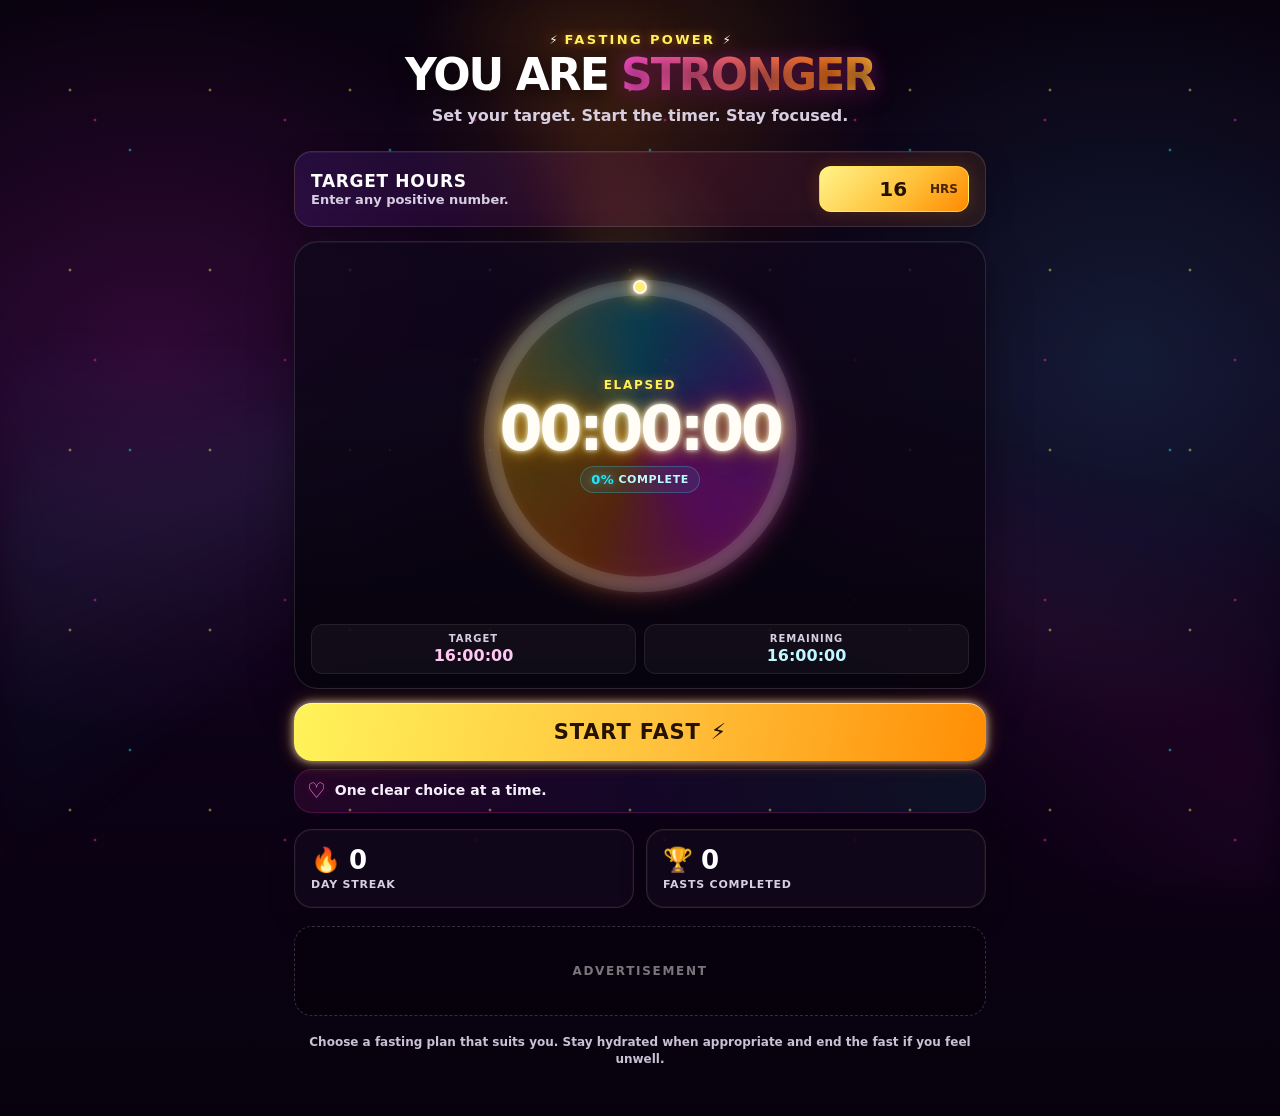
<file: index.html>
<!DOCTYPE html>
<html lang="en">
<head>
  <meta charset="UTF-8">
  <meta name="viewport" content="width=device-width, initial-scale=1.0, viewport-fit=cover">
  <meta name="theme-color" content="#07030d">
  <meta name="description" content="A simple, bright fasting timer with custom target hours, progress, motivation and streak tracking.">
  <title>Fasting Power Timer</title>
  <link rel="stylesheet" href="styles.css">
</head>
<body id="app-body">
  <div id="ambient-bg" aria-hidden="true"></div>
  <div id="spark-bg" aria-hidden="true"></div>

  <main id="app-shell">
    <header id="app-header">
      <div id="brand-row">
        <span id="brand-bolt-left" aria-hidden="true">⚡</span>
        <p id="app-kicker">FASTING POWER</p>
        <span id="brand-bolt-right" aria-hidden="true">⚡</span>
      </div>
      <h1 id="app-title">YOU ARE <span id="title-accent">STRONGER</span></h1>
      <p id="app-subtitle">Set your target. Start the timer. Stay focused.</p>
    </header>

    <section id="target-card" aria-labelledby="target-heading">
      <div id="target-row">
        <div id="target-copy">
          <h2 id="target-heading">TARGET HOURS</h2>
          <p id="target-helper">Enter any positive number.</p>
        </div>
        <div id="target-input-wrap">
          <input id="goal-input" type="number" inputmode="decimal" min="0.01" step="any" value="16" aria-label="Fasting target in hours">
          <span id="target-unit">HRS</span>
        </div>
      </div>
      <p id="target-note" hidden></p>
    </section>

    <section id="timer-card" aria-labelledby="timer-heading">
      <h2 id="timer-heading" class="visually-hidden">Fasting timer</h2>

      <div id="timer-ring-wrap">
        <div id="ring-aura" aria-hidden="true"></div>
        <div id="ring-orbit" aria-hidden="true"><span id="ring-flare"></span></div>

        <svg id="timer-ring" viewBox="0 0 320 320" role="img" aria-label="Fasting progress ring">
          <defs>
            <linearGradient id="ring-gradient" x1="0" y1="0" x2="1" y2="1">
              <stop offset="0%" stop-color="#22e8ff"></stop>
              <stop offset="28%" stop-color="#7c43ff"></stop>
              <stop offset="52%" stop-color="#ff2fce"></stop>
              <stop offset="76%" stop-color="#ff7a00"></stop>
              <stop offset="100%" stop-color="#fff35a"></stop>
            </linearGradient>
            <filter id="ring-glow" x="-50%" y="-50%" width="200%" height="200%">
              <feGaussianBlur stdDeviation="4" result="blur"></feGaussianBlur>
              <feMerge>
                <feMergeNode in="blur"></feMergeNode>
                <feMergeNode in="SourceGraphic"></feMergeNode>
              </feMerge>
            </filter>
          </defs>
          <circle id="timer-track" cx="160" cy="160" r="132"></circle>
          <circle id="timer-progress" cx="160" cy="160" r="132"></circle>
        </svg>

        <div id="timer-center">
          <p id="timer-label">ELAPSED</p>
          <div id="timer-value" aria-live="polite">00:00:00</div>
          <div id="progress-pill"><span id="progress-value">0%</span> COMPLETE</div>
        </div>
      </div>

      <div id="timer-meta">
        <div id="target-summary">
          <span id="target-summary-label">TARGET</span>
          <strong id="goal-hours-text">16:00:00</strong>
        </div>
        <div id="remaining-summary">
          <span id="remaining-summary-label">REMAINING</span>
          <strong id="remaining-value">16:00:00</strong>
        </div>
      </div>
    </section>

    <section id="action-card" aria-label="Fasting controls">
      <button id="main-action-button" type="button">
        <span id="main-action-text">START FAST</span>
        <span id="main-action-icon" aria-hidden="true">⚡</span>
      </button>
      <button id="end-button" type="button" hidden>END FAST</button>

      <div id="motivation-strip" aria-live="polite">
        <span id="motivation-icon" aria-hidden="true">♡</span>
        <p id="motivation-text">One clear choice at a time.</p>
      </div>
    </section>

    <section id="stats-section" aria-label="Fasting statistics">
      <article id="streak-card">
        <span id="streak-icon" aria-hidden="true">🔥</span>
        <strong id="streak-value">0</strong>
        <span id="streak-label">DAY STREAK</span>
      </article>

      <article id="completed-card">
        <span id="completed-icon" aria-hidden="true">🏆</span>
        <strong id="completed-value">0</strong>
        <span id="completed-label">FASTS COMPLETED</span>
      </article>
    </section>

    <aside id="ad-slot" aria-label="Advertisement space">
      <span id="ad-label">ADVERTISEMENT</span>
    </aside>

    <footer id="app-footer">
      <p id="footer-text">Choose a fasting plan that suits you. Stay hydrated when appropriate and end the fast if you feel unwell.</p>
    </footer>
  </main>

  <div id="completion-modal" role="dialog" aria-modal="true" aria-labelledby="completion-title" hidden>
    <div id="modal-backdrop"></div>
    <div id="modal-card">
      <div id="modal-icon" aria-hidden="true">🏆</div>
      <p id="modal-kicker">TARGET COMPLETE</p>
      <h2 id="completion-title">You did it.</h2>
      <p id="completion-copy">You completed the target you chose.</p>
      <button id="modal-close-button" type="button">DONE</button>
    </div>
  </div>

  <script src="app.js"></script>
</body>
</html>
</file>
<file: styles.css>
:root {
  --bg: #05020a;
  --panel: rgba(16, 8, 27, 0.88);
  --panel-strong: rgba(10, 5, 18, 0.96);
  --line: rgba(255, 255, 255, 0.12);
  --text: #ffffff;
  --muted: #d7cfe1;
  --yellow: #fff35a;
  --orange: #ff8a00;
  --pink: #ff2fce;
  --purple: #7c43ff;
  --cyan: #22e8ff;
  --danger: #ff4c67;
  --space-1: 4px;
  --space-2: 8px;
  --space-3: 12px;
  --space-4: 16px;
  --space-5: 24px;
  --radius-sm: 12px;
  --radius-md: 18px;
  --radius-lg: 24px;
}

* { box-sizing: border-box; }

html,
body {
  width: 100%;
  max-width: 100%;
  min-width: 320px;
  margin: 0;
  overflow-x: hidden;
  background: var(--bg);
}

#app-body {
  position: relative;
  min-height: 100vh;
  color: var(--text);
  font-family: Inter, ui-sans-serif, system-ui, -apple-system, BlinkMacSystemFont, "Segoe UI", sans-serif;
  background:
    radial-gradient(circle at 50% 8%, rgba(255, 138, 0, 0.16), transparent 20%),
    radial-gradient(circle at 12% 32%, rgba(255, 47, 206, 0.13), transparent 28%),
    radial-gradient(circle at 88% 32%, rgba(34, 232, 255, 0.10), transparent 28%),
    linear-gradient(180deg, #09020f 0%, #12031f 34%, #07010d 100%);
}

#ambient-bg,
#spark-bg {
  position: fixed;
  inset: 0;
  pointer-events: none;
  overflow: hidden;
}

#ambient-bg {
  z-index: 0;
  opacity: 0.85;
  background:
    radial-gradient(circle at 50% 28%, rgba(255, 243, 90, 0.10), transparent 12%),
    conic-gradient(from 30deg at 50% 40%, transparent 0 20%, rgba(255, 47, 206, 0.08) 26%, transparent 32% 55%, rgba(34, 232, 255, 0.07) 62%, transparent 68% 82%, rgba(255, 138, 0, 0.08) 88%, transparent 94%);
  filter: blur(22px);
  animation: ambientMove 18s linear infinite;
}

#spark-bg {
  z-index: 1;
  opacity: 0.45;
  background-image:
    radial-gradient(circle, #fff35a 0 1px, transparent 1.8px),
    radial-gradient(circle, #ff2fce 0 1px, transparent 1.8px),
    radial-gradient(circle, #22e8ff 0 1px, transparent 1.8px);
  background-size: 140px 180px, 190px 240px, 260px 300px;
  animation: sparkDrift 20s linear infinite;
}

#app-shell {
  position: relative;
  z-index: 2;
  display: grid;
  grid-template-columns: minmax(0, 1fr);
  gap: 10px;
  width: min(100%, 720px);
  margin: 0 auto;
  padding: max(8px, env(safe-area-inset-top)) 8px max(32px, env(safe-area-inset-bottom));
}

#app-header {
  display: grid;
  grid-template-columns: minmax(0, 1fr);
  justify-items: center;
  gap: 4px;
  padding: 6px 6px 4px;
  text-align: center;
}

#brand-row {
  display: grid;
  grid-template-columns: auto auto auto;
  align-items: center;
  justify-content: center;
  gap: 7px;
}

#brand-bolt-left,
#brand-bolt-right {
  font-size: 12px;
  filter: drop-shadow(0 0 7px var(--orange));
  animation: boltPulse 2.6s ease-in-out infinite;
}

#app-kicker {
  margin: 0;
  color: var(--yellow);
  font-size: 11px;
  font-weight: 900;
  letter-spacing: 0.18em;
  text-shadow: 0 0 10px rgba(255, 138, 0, 0.62);
}

#app-title {
  margin: 0;
  color: var(--text);
  font-size: clamp(28px, 8.7vw, 36px);
  line-height: 1;
  font-weight: 900;
  letter-spacing: -0.045em;
  white-space: nowrap;
  text-shadow: 0 5px 18px rgba(0, 0, 0, 0.62);
}

#title-accent {
  color: transparent;
  background: linear-gradient(90deg, #ff4ecf, #ff7d24 45%, #fff35a 72%, #22e8ff);
  background-size: 180% 100%;
  -webkit-background-clip: text;
  background-clip: text;
  filter: drop-shadow(0 0 8px rgba(255, 47, 206, 0.38));
  animation: titleFlow 6s linear infinite;
}

#app-subtitle {
  margin: 2px 0 0;
  color: var(--muted);
  font-size: 14px;
  line-height: 1.35;
  font-weight: 650;
}

#target-card {
  display: grid;
  grid-template-columns: minmax(0, 1fr);
  gap: 6px;
  padding: 10px 12px;
  border: 1px solid var(--line);
  border-radius: var(--radius-md);
  background: linear-gradient(135deg, rgba(124, 67, 255, 0.14), rgba(255, 47, 206, 0.08) 48%, rgba(255, 138, 0, 0.10));
  box-shadow: 0 10px 28px rgba(0, 0, 0, 0.26), inset 0 1px 0 rgba(255, 255, 255, 0.05);
}

#target-row {
  display: grid;
  grid-template-columns: minmax(0, 1fr) 126px;
  align-items: center;
  gap: 10px;
}

#target-copy {
  display: grid;
  grid-template-columns: minmax(0, 1fr);
  gap: 1px;
}

#target-heading {
  margin: 0;
  color: var(--text);
  font-size: 15px;
  font-weight: 900;
  letter-spacing: 0.04em;
}

#target-helper {
  margin: 0;
  color: var(--muted);
  font-size: 12px;
  font-weight: 600;
}

#target-input-wrap {
  display: grid;
  grid-template-columns: minmax(0, 1fr) auto;
  align-items: center;
  gap: 6px;
  min-height: 46px;
  padding: 0 10px;
  border: 1px solid rgba(255, 243, 90, 0.50);
  border-radius: var(--radius-sm);
  background: linear-gradient(135deg, #fff48a, #ffc23b 55%, #ff8a00);
  box-shadow: 0 0 18px rgba(255, 138, 0, 0.20);
}

#goal-input {
  width: 100%;
  min-width: 0;
  border: 0;
  outline: 0;
  color: #251100;
  background: transparent;
  font: inherit;
  font-size: 18px;
  font-weight: 900;
  text-align: right;
}

#goal-input:disabled {
  opacity: 0.72;
}

#target-unit {
  color: #4a2400;
  font-size: 12px;
  font-weight: 900;
}

#target-note {
  margin: 0;
  color: #ffd7e4;
  font-size: 12px;
  line-height: 1.35;
  font-weight: 650;
}

#timer-card {
  display: grid;
  grid-template-columns: minmax(0, 1fr);
  justify-items: center;
  gap: 8px;
  padding: 10px 10px 11px;
  border: 1px solid var(--line);
  border-radius: var(--radius-lg);
  background: linear-gradient(180deg, rgba(15, 7, 27, 0.78), rgba(7, 3, 13, 0.94));
  box-shadow: 0 18px 44px rgba(0, 0, 0, 0.38), inset 0 1px 0 rgba(255, 255, 255, 0.05);
}

#timer-ring-wrap {
  position: relative;
  display: grid;
  place-items: center;
  width: min(78vw, 278px);
  aspect-ratio: 1;
  isolation: isolate;
}

#ring-aura {
  position: absolute;
  inset: 7%;
  border-radius: 50%;
  background: conic-gradient(from 0deg, rgba(34, 232, 255, 0.38), rgba(124, 67, 255, 0.46), rgba(255, 47, 206, 0.50), rgba(255, 138, 0, 0.52), rgba(255, 243, 90, 0.44), rgba(34, 232, 255, 0.38));
  opacity: 0.58;
  filter: blur(13px) saturate(1.35);
  animation: auraSpin 16s linear infinite;
}

#ring-orbit {
  position: absolute;
  inset: 7.5%;
  border-radius: 50%;
  animation: orbitSpin 7s linear infinite;
}

#ring-flare {
  position: absolute;
  top: -3px;
  left: 50%;
  width: 14px;
  height: 14px;
  border: 2px solid #ffffff;
  border-radius: 50%;
  background: var(--yellow);
  box-shadow: 0 0 7px #ffffff, 0 0 16px var(--yellow), 0 0 28px var(--orange);
  transform: translateX(-50%);
}

#timer-ring {
  position: absolute;
  inset: 0;
  width: 100%;
  height: 100%;
  transform: rotate(-90deg);
  filter: drop-shadow(0 0 5px rgba(255, 255, 255, 0.80)) drop-shadow(0 0 13px rgba(255, 107, 0, 0.72));
}

#timer-track,
#timer-progress {
  fill: none;
  transform-origin: center;
}

#timer-track {
  stroke: rgba(255, 255, 255, 0.12);
  stroke-width: 14;
}

#timer-progress {
  stroke: url(#ring-gradient);
  stroke-width: 18;
  stroke-linecap: round;
  stroke-dasharray: 829.38;
  stroke-dashoffset: 829.38;
  filter: url(#ring-glow);
  transition: stroke-dashoffset 0.6s ease;
}

#timer-center {
  position: relative;
  z-index: 2;
  display: grid;
  grid-template-columns: minmax(0, 1fr);
  justify-items: center;
  gap: 6px;
  width: 68%;
  text-align: center;
}

#timer-label {
  margin: 0;
  color: var(--yellow);
  font-size: 12px;
  font-weight: 900;
  letter-spacing: 0.14em;
  text-shadow: 0 0 10px rgba(255, 138, 0, 0.62);
}

#timer-value {
  color: #fffdf5;
  font-variant-numeric: tabular-nums;
  font-size: clamp(38px, 11.8vw, 50px);
  line-height: 1;
  font-weight: 900;
  letter-spacing: -0.055em;
  white-space: nowrap;
  text-shadow: 0 0 5px #ffffff, 0 0 14px rgba(255, 243, 90, 0.70), 0 0 28px rgba(255, 92, 0, 0.46);
}

#progress-pill {
  display: grid;
  grid-template-columns: auto auto;
  align-items: center;
  justify-content: center;
  gap: 4px;
  min-height: 27px;
  padding: 0 10px;
  border: 1px solid rgba(34, 232, 255, 0.26);
  border-radius: 999px;
  color: #bff8ff;
  background: rgba(34, 232, 255, 0.08);
  font-size: 11px;
  font-weight: 800;
  letter-spacing: 0.05em;
}

#progress-value {
  color: var(--cyan);
  font-size: 13px;
  font-weight: 900;
  text-shadow: 0 0 8px rgba(34, 232, 255, 0.58);
}

#timer-meta {
  display: grid;
  grid-template-columns: 1fr 1fr;
  gap: 8px;
  width: 100%;
}

#target-summary,
#remaining-summary {
  display: grid;
  grid-template-columns: minmax(0, 1fr);
  justify-items: center;
  gap: 2px;
  min-width: 0;
  padding: 8px;
  border: 1px solid rgba(255, 255, 255, 0.08);
  border-radius: var(--radius-sm);
  background: rgba(255, 255, 255, 0.04);
}

#target-summary-label,
#remaining-summary-label {
  color: var(--muted);
  font-size: 10px;
  font-weight: 800;
  letter-spacing: 0.10em;
}

#goal-hours-text,
#remaining-value {
  min-width: 0;
  color: var(--text);
  font-size: 16px;
  font-weight: 900;
  font-variant-numeric: tabular-nums;
  white-space: nowrap;
}

#goal-hours-text {
  color: #ffc7f2;
}

#remaining-value {
  color: #bff8ff;
}

#action-card {
  display: grid;
  grid-template-columns: minmax(0, 1fr);
  gap: 8px;
}

#main-action-button,
#end-button,
#modal-close-button {
  width: 100%;
  min-height: 52px;
  border: 0;
  border-radius: var(--radius-md);
  font: inherit;
  font-weight: 900;
  cursor: pointer;
  transition: transform 0.16s ease, filter 0.16s ease, opacity 0.16s ease;
}

#main-action-button {
  position: relative;
  display: grid;
  grid-template-columns: auto auto;
  align-items: center;
  justify-content: center;
  gap: 10px;
  overflow: hidden;
  color: #261200;
  background: linear-gradient(100deg, #fff35a 0%, #ffc13c 30%, #ff8a00 58%, #fff35a 100%);
  background-size: 180% 100%;
  box-shadow: 0 0 8px rgba(255, 255, 255, 0.72), 0 0 18px rgba(255, 138, 0, 0.44), inset 0 1px 0 rgba(255, 255, 255, 0.60);
  animation: actionFlow 5s linear infinite;
}

#main-action-button::before {
  content: "";
  position: absolute;
  top: -100%;
  left: -28%;
  width: 20%;
  height: 300%;
  transform: rotate(24deg);
  background: linear-gradient(90deg, transparent, rgba(255, 255, 255, 0.82), transparent);
  animation: buttonShine 3.4s ease-in-out infinite;
}

#main-action-text,
#main-action-icon {
  position: relative;
  z-index: 1;
}

#main-action-text {
  font-size: 19px;
  letter-spacing: 0.04em;
}

#main-action-icon {
  font-size: 22px;
}

#end-button {
  min-height: 44px;
  border: 1px solid rgba(255, 76, 103, 0.35);
  color: #ffdbe2;
  background: rgba(255, 76, 103, 0.10);
  font-size: 14px;
  letter-spacing: 0.05em;
}

#main-action-button:active,
#end-button:active,
#modal-close-button:active {
  transform: scale(0.985);
}

#main-action-button:focus-visible,
#end-button:focus-visible,
#goal-input:focus-visible,
#modal-close-button:focus-visible {
  outline: 3px solid rgba(34, 232, 255, 0.42);
  outline-offset: 2px;
}

#motivation-strip {
  display: grid;
  grid-template-columns: auto minmax(0, 1fr);
  align-items: center;
  gap: 9px;
  min-height: 44px;
  padding: 8px 12px;
  border: 1px solid rgba(255, 47, 206, 0.20);
  border-radius: var(--radius-md);
  background: linear-gradient(90deg, rgba(255, 47, 206, 0.10), rgba(124, 67, 255, 0.08), rgba(34, 232, 255, 0.07));
}

#motivation-icon {
  color: #ff8cde;
  font-size: 21px;
  text-shadow: 0 0 10px rgba(255, 47, 206, 0.60);
}

#motivation-text {
  margin: 0;
  color: #f7effc;
  font-size: 14px;
  line-height: 1.35;
  font-weight: 700;
}

#stats-section {
  display: grid;
  grid-template-columns: 1fr 1fr;
  gap: 8px;
  margin-top: 2px;
}

#streak-card,
#completed-card {
  display: grid;
  grid-template-columns: auto minmax(0, 1fr);
  grid-template-areas:
    "icon value"
    "label label";
  align-items: center;
  gap: 4px 8px;
  min-width: 0;
  padding: 12px;
  border: 1px solid var(--line);
  border-radius: var(--radius-md);
  background: var(--panel);
  box-shadow: 0 10px 28px rgba(0, 0, 0, 0.24);
}

#streak-icon,
#completed-icon {
  grid-area: icon;
  font-size: 24px;
}

#streak-value,
#completed-value {
  grid-area: value;
  color: var(--text);
  font-size: 26px;
  line-height: 1;
  font-weight: 900;
}

#streak-label,
#completed-label {
  grid-area: label;
  color: var(--muted);
  font-size: 11px;
  font-weight: 800;
  letter-spacing: 0.07em;
}

#streak-card {
  box-shadow: 0 10px 28px rgba(0, 0, 0, 0.24), inset 0 0 0 1px rgba(255, 47, 206, 0.05);
}

#completed-card {
  box-shadow: 0 10px 28px rgba(0, 0, 0, 0.24), inset 0 0 0 1px rgba(255, 195, 47, 0.05);
}

#ad-slot {
  display: grid;
  min-height: 90px;
  place-items: center;
  margin-top: 4px;
  border: 1px dashed rgba(255, 255, 255, 0.18);
  border-radius: var(--radius-md);
  background: rgba(0, 0, 0, 0.24);
}

#ad-label {
  color: rgba(255, 255, 255, 0.46);
  font-size: 12px;
  font-weight: 800;
  letter-spacing: 0.14em;
}

#app-footer {
  padding: 4px 10px 0;
  text-align: center;
}

#footer-text {
  margin: 0;
  color: #c9c1d4;
  font-size: 12px;
  line-height: 1.45;
  font-weight: 600;
}

#completion-modal[hidden],
#end-button[hidden],
#target-note[hidden] {
  display: none;
}

#completion-modal {
  position: fixed;
  inset: 0;
  z-index: 20;
  display: grid;
  place-items: center;
  padding: 16px;
}

#modal-backdrop {
  position: absolute;
  inset: 0;
  background: rgba(0, 0, 0, 0.78);
  backdrop-filter: blur(10px);
}

#modal-card {
  position: relative;
  display: grid;
  grid-template-columns: minmax(0, 1fr);
  justify-items: center;
  gap: 8px;
  width: min(100%, 420px);
  padding: 24px;
  border: 1px solid rgba(255, 243, 90, 0.30);
  border-radius: var(--radius-lg);
  background: var(--panel-strong);
  box-shadow: 0 24px 70px rgba(0, 0, 0, 0.58), 0 0 34px rgba(255, 138, 0, 0.14);
  text-align: center;
}

#modal-icon {
  font-size: 42px;
}

#modal-kicker {
  margin: 0;
  color: var(--yellow);
  font-size: 12px;
  font-weight: 900;
  letter-spacing: 0.12em;
}

#completion-title {
  margin: 0;
  color: var(--text);
  font-size: 27px;
  font-weight: 900;
}

#completion-copy {
  margin: 0 0 8px;
  color: var(--muted);
  font-size: 15px;
  line-height: 1.45;
  font-weight: 650;
}

#modal-close-button {
  color: #271000;
  background: linear-gradient(100deg, #fff35a, #ffbf2f, #ff7800);
}

.visually-hidden {
  position: absolute;
  width: 1px;
  height: 1px;
  padding: 0;
  margin: -1px;
  overflow: hidden;
  clip: rect(0, 0, 0, 0);
  white-space: nowrap;
  border: 0;
}

@keyframes ambientMove {
  to { transform: rotate(360deg); }
}

@keyframes sparkDrift {
  from { background-position: 0 0, 30px 60px, 70px 110px; }
  to { background-position: 0 -180px, 30px -180px, 70px -190px; }
}

@keyframes boltPulse {
  0%, 100% { transform: scale(1); opacity: 0.74; }
  50% { transform: scale(1.12); opacity: 1; }
}

@keyframes titleFlow {
  to { background-position: 180% 0; }
}

@keyframes auraSpin {
  to { transform: rotate(360deg); }
}

@keyframes orbitSpin {
  to { transform: rotate(360deg); }
}

@keyframes actionFlow {
  to { background-position: 180% 0; }
}

@keyframes buttonShine {
  0%, 28% { left: -28%; opacity: 0; }
  40% { opacity: 0.85; }
  60%, 100% { left: 112%; opacity: 0; }
}

@media (max-width: 359px) {
  #app-title {
    font-size: 27px;
  }

  #target-row {
    grid-template-columns: minmax(0, 1fr) 118px;
  }

  #timer-ring-wrap {
    width: min(76vw, 250px);
  }

  #timer-value {
    font-size: 36px;
  }

  #goal-hours-text,
  #remaining-value {
    font-size: 14px;
  }
}

@media (min-width: 640px) {
  #app-shell {
    gap: 14px;
    padding: max(24px, env(safe-area-inset-top)) 14px max(48px, env(safe-area-inset-bottom));
  }

  #app-header {
    gap: 6px;
    padding: 8px 8px 10px;
  }

  #app-kicker {
    font-size: 13px;
  }

  #app-title {
    font-size: 44px;
  }

  #app-subtitle {
    font-size: 16px;
  }

  #target-card,
  #timer-card {
    padding: 14px 16px;
  }

  #timer-ring-wrap {
    width: 360px;
  }

  #timer-value {
    font-size: 62px;
  }

  #target-heading {
    font-size: 17px;
  }

  #target-helper {
    font-size: 13px;
  }

  #target-row {
    grid-template-columns: minmax(0, 1fr) 150px;
  }

  #goal-input {
    font-size: 20px;
  }

  #main-action-button {
    min-height: 58px;
  }

  #main-action-text {
    font-size: 21px;
  }

  #stats-section {
    gap: 12px;
  }

  #streak-card,
  #completed-card {
    padding: 16px;
  }
}

@media (prefers-reduced-motion: reduce) {
  *,
  *::before,
  *::after {
    animation-duration: 0.01ms !important;
    animation-iteration-count: 1 !important;
    transition-duration: 0.01ms !important;
    scroll-behavior: auto !important;
  }
}
</file>
